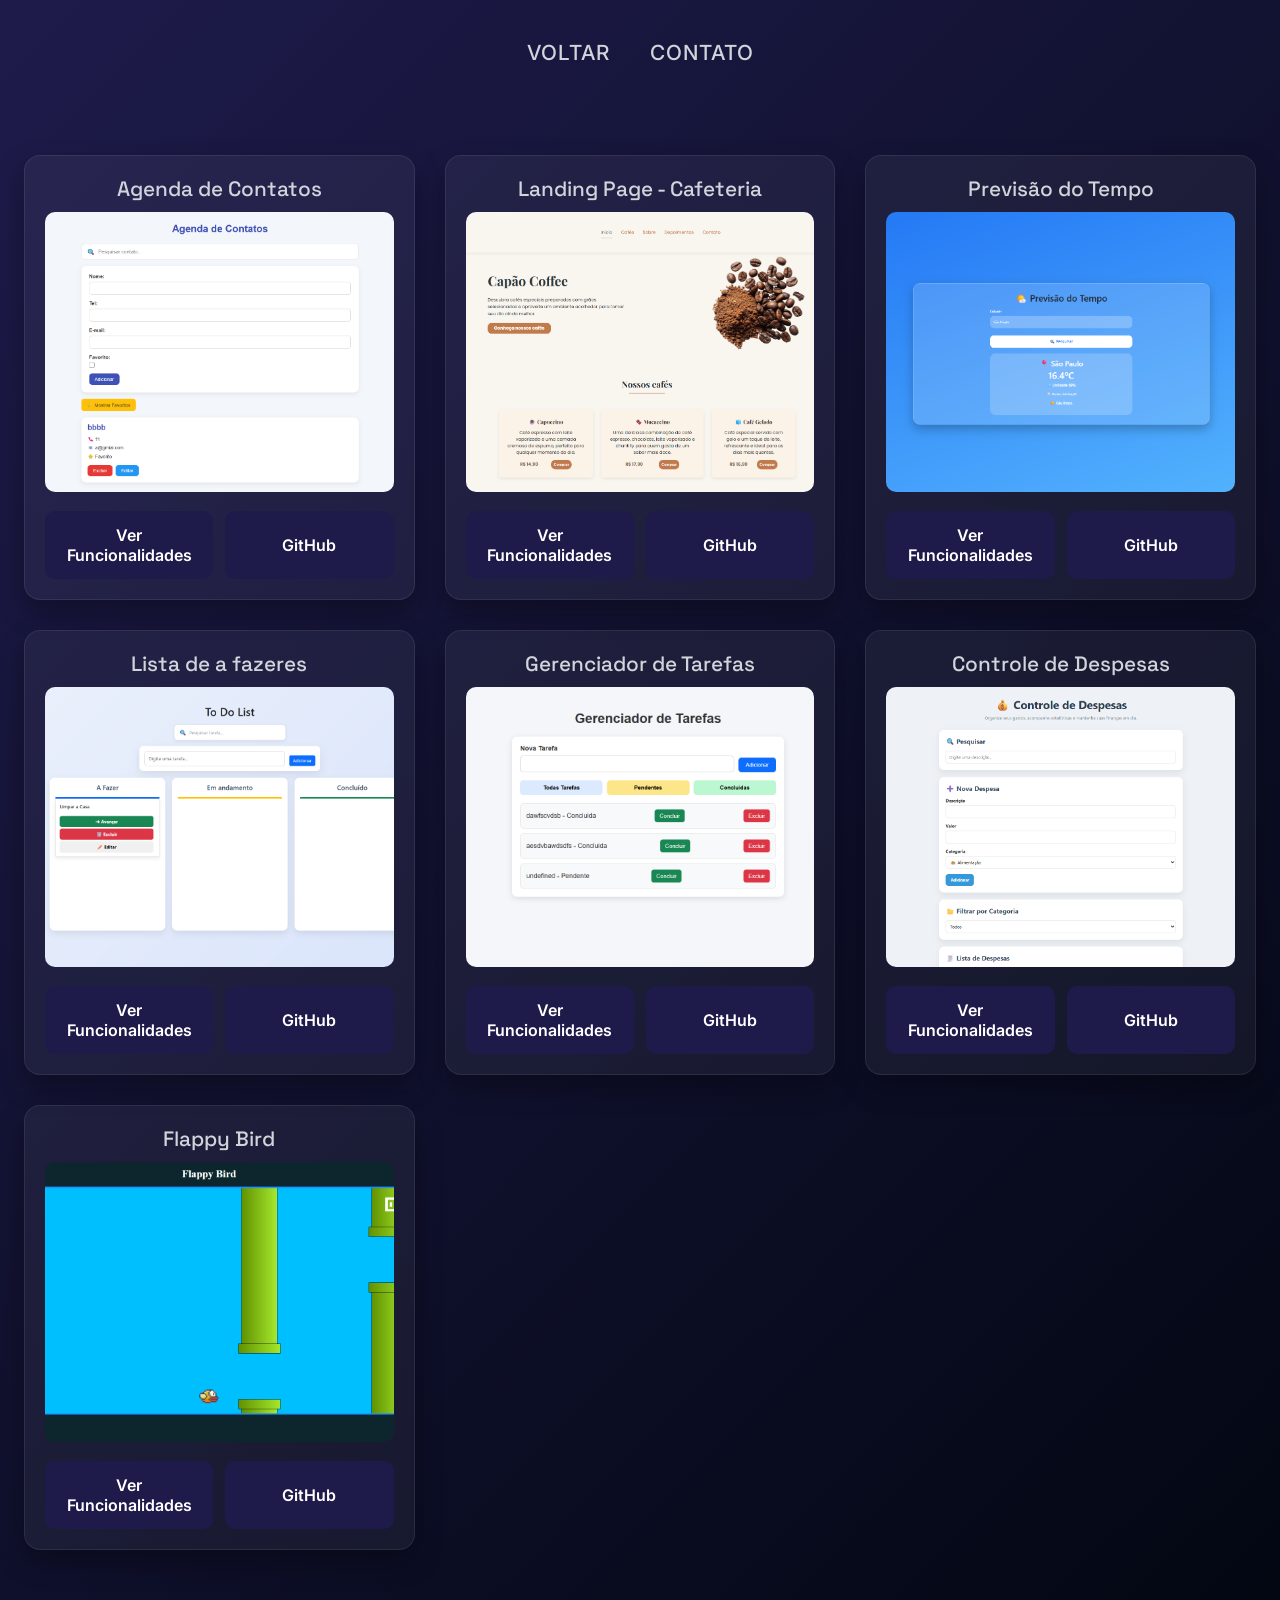
<file: projetos.html>
<!DOCTYPE html>
<html lang="pt-br">

<head>
    <meta charset="UTF-8">
    <meta name="viewport" content="width=device-width, initial-scale=1.0">
    <link rel="stylesheet" href="css/projetos.css">

    <link
        href="https://fonts.googleapis.com/css2?family=Indie+Flower&family=Inter:ital,opsz,wght@0,14..32,100..900;1,14..32,100..900&family=Playfair+Display:ital,wght@0,400..900;1,400..900&family=Poppins:ital,wght@0,100;0,200;0,300;0,400;0,500;0,600;0,700;0,800;0,900;1,100;1,200;1,300;1,400;1,500;1,600;1,700;1,800;1,900&family=Space+Grotesk:wght@300..700&display=swap"
        rel="stylesheet">

    <title>Projetos</title>
</head>

<body>
    <header>
        <div class="container">
            <nav>
                <a href="index.html">VOLTAR</a>
                <a href="#">CONTATO</a>
            </nav>
        </div>
    </header>

    <main>
        <section class="projetos">
            <article class="card-projeto">
                <h2>Agenda de Contatos</h2>
                <img src="img/agendaDeContatos.png" alt="">
                <div class="botoes">
                    <a class="btn btn-funcionalidades" data-id="1">Ver Funcionalidades</a>
                    <a class="btn" id="github">GitHub</a>
                </div>
            </article>

            <article class="card-projeto">
                <h2>Landing Page - Cafeteria </h2>
                <img src="img/cafeteria.png" alt="">
                <div class="botoes">
                    <a class="btn btn-funcionalidades" data-id="2">Ver Funcionalidades</a>
                    <a class="btn" id="github">GitHub</a>
                </div>
            </article>

            <article class="card-projeto">
                <h2>Previsão do Tempo</h2>
                <img src="img/previsaoDoTempo.png" alt="">
                <div class="botoes">
                    <a class="btn btn-funcionalidades" data-id="3">Ver Funcionalidades</a>
                    <a class="btn" id="github">GitHub</a>
                </div>
            </article>

            <article class="card-projeto">
                <h2>Lista de a fazeres</h2>
                <img src="img/listaDeFazeres.png" alt="">
                <div class="botoes">
                    <a class="btn btn-funcionalidades" data-id="4">Ver Funcionalidades</a>
                    <a class="btn" id="github">GitHub</a>
                </div>
            </article>

            <article class="card-projeto">
                <h2>Gerenciador de Tarefas</h2>
                <img src="img/gerenciadorDeTarefas.png" alt="">
                <div class="botoes">
                    <a class="btn btn-funcionalidades" data-id="5">Ver Funcionalidades</a>
                    <a class="btn" id="github">GitHub</a>
                </div>
            </article>

            <article class="card-projeto">
                <h2>Controle de Despesas</h2>
                <img src="img/controleDeDespesas.png" alt="">
                <div class="botoes">
                    <a class="btn btn-funcionalidades" data-id="6">Ver Funcionalidades</a>
                    <a class="btn" id="github">GitHub</a>
                </div>
            </article>

            <article class="card-projeto">
                <h2>Flappy Bird</h2>
                <img src="img/FlabbyBird.png" alt="">
                <div class="botoes">
                    <a class="btn btn-funcionalidades" data-id="7">Ver Funcionalidades</a>
                    <a class="btn" id="github">GitHub</a>
                </div>
            </article>
        </section>
    </main>

    <div class="modal oculto">

        <div class="conteudo-modal">

            <h2 id="titulo"></h2>

            <p id="descricao"></p>

            <ul id="lista-funcionalidades"></ul>

            <button id="fechar">Fechar</button>

        </div>

    </div>

    <script src="projeto.js"></script>
</body>

</html>
</file>
<file: css/projetos.css>
* {
    margin: 0;
    padding: 0;
    box-sizing: border-box;
}

body {
    min-height: 100vh;
    background: linear-gradient(135deg, #1e1b4b, #030712);
    font-family: "Inter", serif;
}

/*Cabeçalho*/

.container {
    max-width: 1300px;
    margin: 0 auto;
    padding: 0px 24px;
}


nav {
    display: flex;
    padding: 40px;
    width: 100%;
    gap: 40px;
    justify-content: center;
    align-items: center;
    font-weight: 500;
    letter-spacing: 1px;
}

nav a {
    text-decoration: none;
    color: #d1d5db;
    font-size: 1.3rem;
    transition: 0.3s ease;
    position: relative;
}

nav a:hover {
    color: #22d3ee;
}

nav a::after {
    content: "";
    position: absolute;

    left: 0;
    bottom: -4px;

    width: 0px;
    height: 2px;

    background: #22d3ee;
    transition: 0.3s;
}

nav a:hover::after {
    width: 100%;
}

.cabecalho-projetos {
    text-align: center;
    margin-bottom: 60px;
}

.cabecalho-projetos h1 {
    color: #d1d5db;
    margin-bottom: 16px;
    font-size: 2.5rem;
    font-family: "Space Grotesk", sans-serif;
    font-weight: 700;
}

.cabecalho-projetos p {
    font-family: "Playfair Display", serif;
    font-style: italic;
    color: #9ca3af;

    max-width: 650px;
    margin: 0 auto;

    line-height: 1.7;
}

/*Fim Cabeçalho */

/*Cards*/

.projetos {
    max-width: 1300px;
    margin: 50px auto;
    padding: 0 24px;

    display: grid;
    grid-template-columns: repeat(auto-fit, minmax(330px, 1fr));
    gap: 30px;
}

.card-projeto {
    background: rgba(255, 255, 255, 0.05);
    border: 1px solid rgba(255, 255, 255, .08);
    border-radius: 16px;
    padding: 20px;
    transition: .3s;
    overflow: hidden;
    box-shadow: 0 12px 28px rgba(0, 0, 0, .30);
}

.card-projeto:hover {
    transform: translateY(-8px);
    box-shadow: 0 15px 35px rgba(0, 0, 0, .35);
}

.card-projeto h2 {
    font-family: "Space Grotesk", sans-serif;
    text-decoration: none;
    color: #d1d5db;
    text-align: center;
    margin-bottom: 10px;
    font-size: 1.3rem;
    font-weight: 500;
}


.card-projeto img {
    width: 100%;
    height: 280px;
    object-fit: cover;
    object-position: center;
    border-radius: 10px;
    transition: transform .3s,
        box-shadow .3s ease;
}

.card-projeto:hover img {
    transform: scale(1.05);
}

.botoes {
    display: flex;
    gap: 12px;
    margin-top: 15px;

}

#github {
    display: flex;
    align-items: center;
    justify-content: center;
}

.card-projeto a {
    text-decoration: none;
    flex: 1;
    padding: 14px;
    border-radius: 10px;
    background: #1e1b4b;
    color: #FFF;
    font-weight: 600;
    transition: .3s;
    text-align: center;
    cursor: pointer;
}

.card-projeto a:hover {
    background: #22d3ee;
    color: #030712;
    transform: scale(1.03);
}

/*Fim Cards*/

/*Modal*/

.modal {
    position: fixed;
    inset: 0;

    background: rgba(0, 0, 0, .6);
    backdrop-filter: blur(6px);

    display: flex;
    justify-content: center;
    align-items: center;
}

.oculto {
    display: none;
}

.conteudo-modal {
    width: 90%;
    max-width: 600px;
    background: #1e1b4b;
    padding: 30px;
    border-radius: 15px;
    color: white;
    animation: aparecer .25s ease;
}

.conteudo-modal h2 {
    margin-bottom: 20px;
}

.conteudo-modal p {
    margin-bottom: 20px;
    line-height: 1.6;
}

.conteudo-modal ul {
    margin-left: 20px;
}

.conteudo-modal li {
    margin-bottom: 10px;
}

#fechar {
    display: block;
    margin: 20px auto 0;
    padding: 14px 24px;

    border: none;
    border-radius: 10px;

    background: #22d3ee;
    color: #030712;

    font-weight: 600;
    cursor: pointer;
    transition: .3s;
}

#fechar:hover {
    transform: scale(1.05);
    box-shadow: 0 10px 20px rgba(34, 211, 238, .25);
}

@keyframes aparecer {

    from {
        opacity: 0;
        transform: scale(.9);
    }

    to {
        opacity: 1;
        transform: scale(1);
    }

}

/*Fim Modal*/

/*Footer*/

footer {

    max-width: 1200px;
    margin: 120px auto 40px;
    padding: 0 24px;

    text-align: center;

}

.linha {

    width: 80px;
    height: 4px;

    margin: 0 auto 50px;

    border-radius: 999px;

    background: #22d3ee;

}

footer h2 {

    font-family: "Space Grotesk", sans-serif;
    font-size: 2rem;
    color: #d1d5db;

    margin-bottom: 20px;

}

footer>p {

    max-width: 650px;

    margin: 0 auto;

    color: #9ca3af;

    line-height: 1.8;

}

.redes {

    display: flex;
    justify-content: center;
    gap: 25px;

    margin: 45px 0;

}

.redes a {

    width: 60px;
    height: 60px;

    display: flex;
    justify-content: center;
    align-items: center;

    text-decoration: none;

    border-radius: 50%;

    border: 1px solid rgba(255, 255, 255, .08);

    background: #111827;

    color: #d1d5db;

    font-size: 2rem;

    transition: .3s ease;

}

.redes a:hover {

    color: #22d3ee;

    border-color: #22d3ee;

    transform: translateY(-6px);

    box-shadow: 0 10px 20px rgba(34, 211, 238, .20);

}

.copyright {

    font-size: .9rem;

    color: #6b7280;

    margin-top: 30px;

}

/*Fim Footer*/

/*Responsividade*/

@media (max-width:768px) {
    .card-projeto h2 {
        margin-bottom: 20px;
    }
}
</file>
